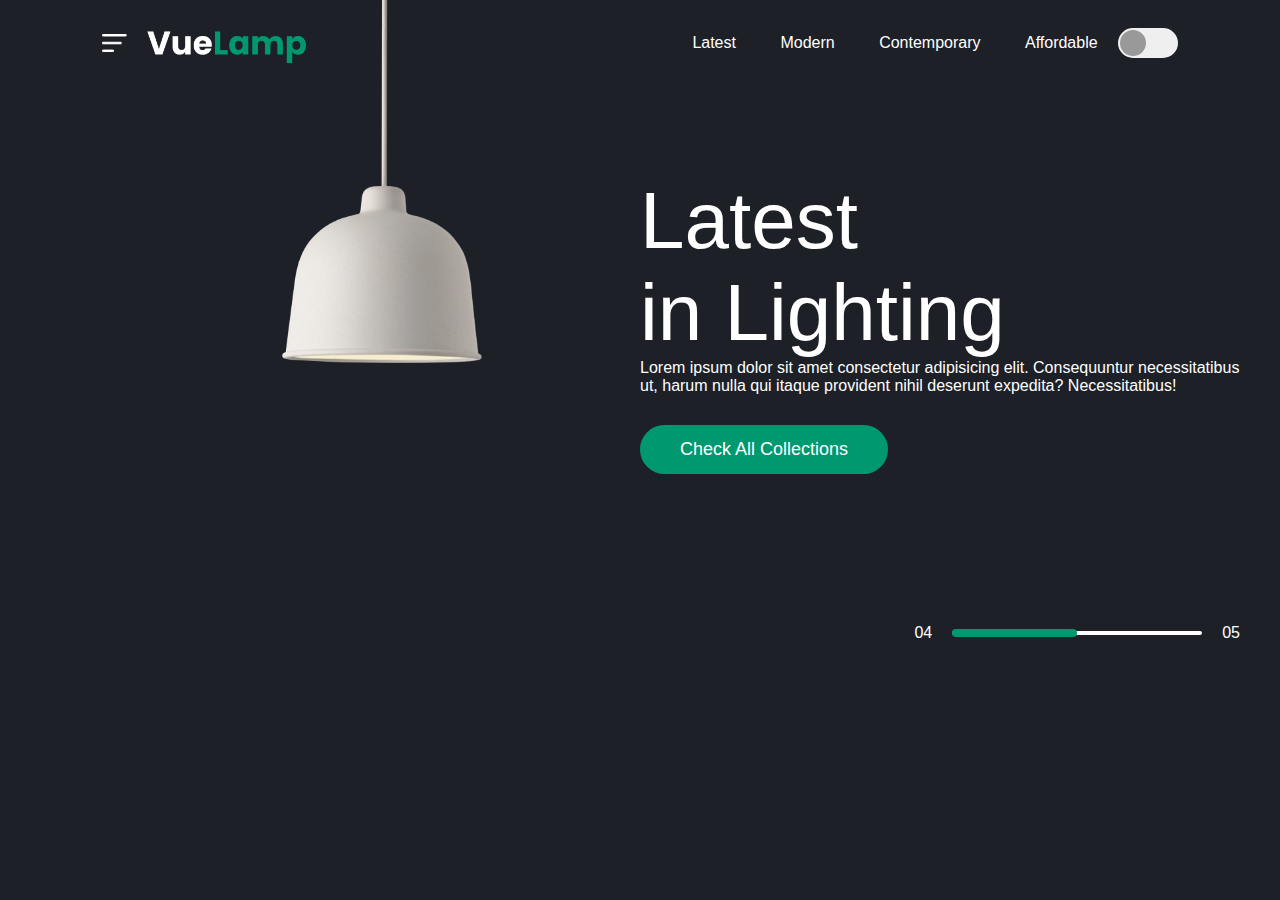
<file: Lamp/index.html>
<!DOCTYPE html>
<html lang="en">
<head>
    <meta charset="UTF-8">
    <meta http-equiv="X-UA-Compatible" content="IE=edge">
    <meta name="viewport" content="width=device-width, initial-scale=1.0">

    <link rel="stylesheet" href="style.css">
    <title>Lamp</title>
</head>
<body>
    
    <div class="hero">
         <nav>
             <img src="images/menu.png" class="menu-img">
             <img src="images/logo.png" class="logo">
             <ul>
                 <li><a href="">Latest</a></li>
                 <li><a href="">Modern</a></li>
                 <li><a href="">Contemporary</a></li>
                 <li><a href="">Affordable</a></li>
             </ul>
             <button type="button" onclick="toggleBtn()" id="btn"><span></span></button>
         </nav>

         <div class="lamp-container">
             <img src="images/lamp.png" class="lamp">
             <img src="images/light.png" class="light" id="light">
         </div>

         <div class="text-container">
             <h1>Latest <br> in Lighting</h1>
             <p>Lorem ipsum dolor sit amet consectetur adipisicing elit. Consequuntur necessitatibus ut, harum nulla qui itaque provident nihil deserunt expedita? Necessitatibus!</p>
             <a href="">Check All Collections</a>
             <div class="control">
                 <span>04</span>
                <div class="line"><span></span></div>
                 <span>05</span>
             </div>
         </div>

    </div>

    <script >
        var btn = document.getElementById("btn");
        var light = document.getElementById("light");

        function toggleBtn(){
            btn.classList.toggle("active");
            light.classList.toggle("on");
        }
    </script>
</body>
</html>
</file>
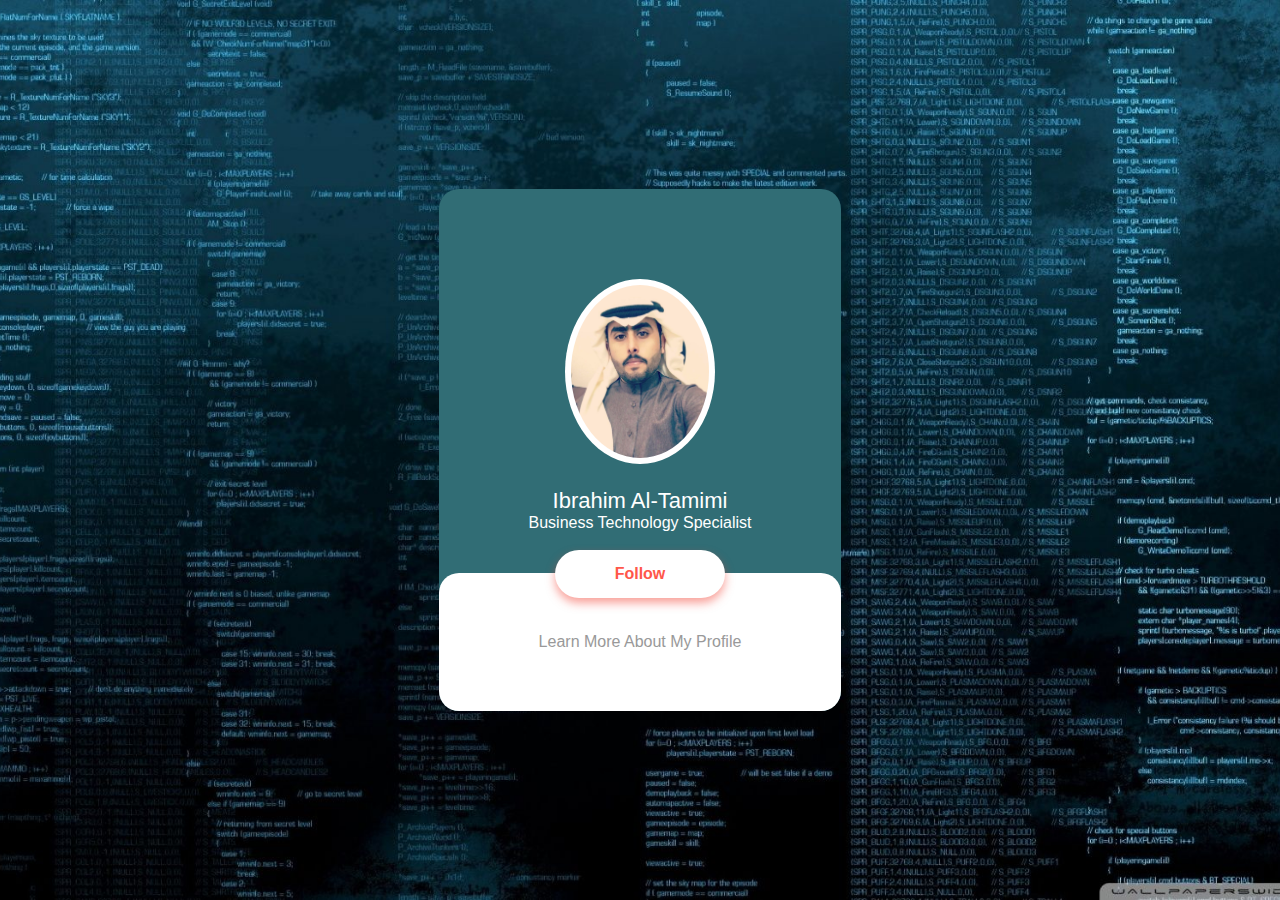
<file: lbrahim/index.html>
<!DOCTYPE html>
<html lang="en">
<head>
    <meta charset="UTF-8">
    <meta http-equiv="X-UA-Compatible" content="IE=edge">
    <meta name="viewport" content="width=device-width, initial-scale=1.0">
    <title>Profile Card</title>
    <link rel="stylesheet" href="style.css">
    <link rel="stylesheet" href="https://pro.fontawesome.com/releases/v5.10.0/css/all.css" integrity="sha384-AYmEC3Yw5cVb3ZcuHtOA93w35dYTsvhLPVnYs9eStHfGJvOvKxVfELGroGkvsg+p" crossorigin="anonymous"/>

</head>
<body>
    <div class="container">
        <div class="profile-box">
            

            <div class="menu-icon">
                <i class="fas fa-bars fa-lg"></i>
            </div>
            <div class="setting-icon"> 
                <i class="far fa-cog fa-lg" ></i>
            </div>
            <img src="images/profile-pic.jpg" class="rofile-pic">
            <h3>Ibrahim Al-Tamimi</h3>
            <p>Business Technology Specialist</p>
            
            <div class="social-media">
                <i class="fab fa-instagram fa-lg"></i>
                <i class="fab fa-linkedin fa-lg"></i>
               <i class="fab fab fa-github fa-lg"></i>

            </div>
            <button type="button">Follow</button>
            <div class="profile-bottom">
                <p class="learn">Learn More About My Profile</p>
               
                <i class="fas fa-arrow-down fa-lg"></i>
            </div>
        </div>
    </div>
</body>
</html>
</file>
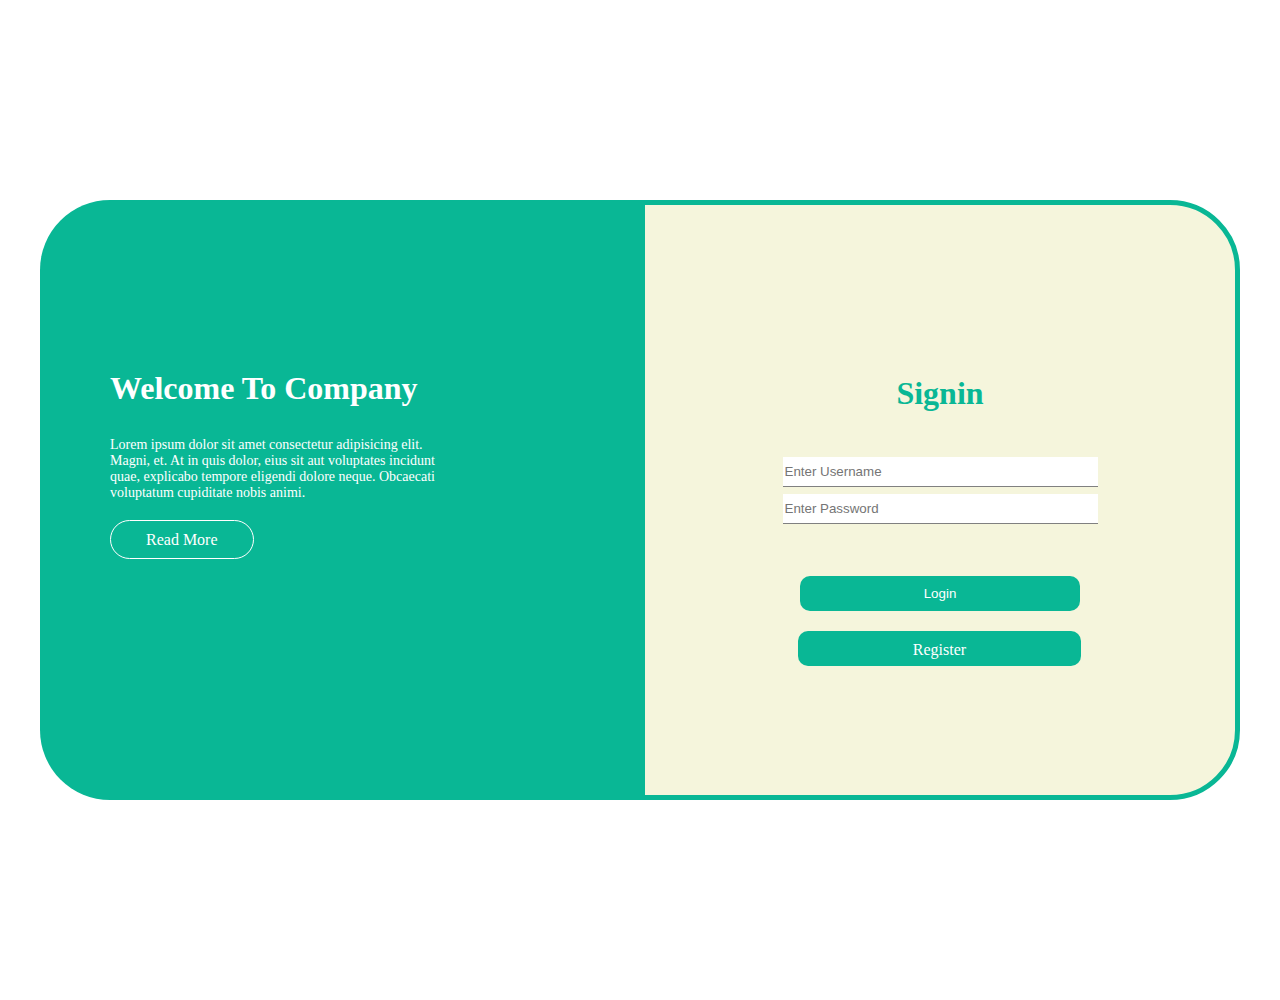
<file: LoginPage/index.html>
<!DOCTYPE html>
<html lang="en">
<head>
    <meta charset="UTF-8">
    <meta http-equiv="X-UA-Compatible" content="IE=edge">
    <meta name="viewport" content="width=device-width, initial-scale=1.0">

    <link rel="stylesheet" href="style.css">

    <title>Login Page</title>
</head>
<body>
    <div class="login">
        <div class="parentdesc">
            <div class="description">
                <h1>Welcome To Company</h1>
                <p>Lorem ipsum dolor sit amet consectetur adipisicing elit. Magni, et. At in quis dolor, eius sit aut voluptates incidunt quae, explicabo tempore eligendi dolore neque. Obcaecati voluptatum cupiditate nobis animi.</p>
                <a href="#">Read More</a>
        </div>
        </div>
        <div class="parentlogin">
            <form>
                <h1>Signin</h1>
                <input type="text" placeholder="Enter Username">
                <input type="password" placeholder="Enter Password">
                <input type="submit" value="Login">
                <a href="register.html">Register</a>
            </form>
        </div>
    </div>
</body>
</html>
</file>
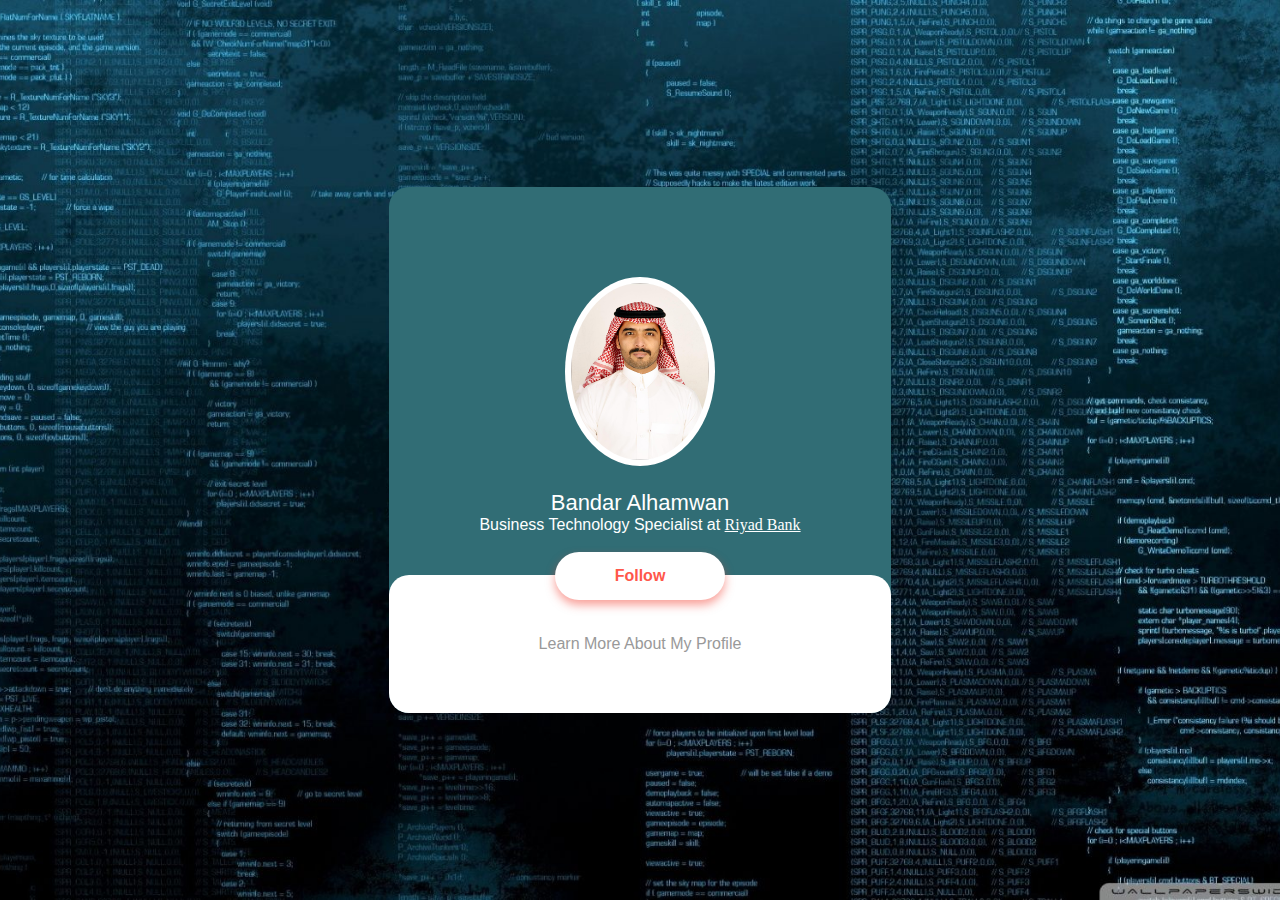
<file: ProfileCard/index.html>
<!DOCTYPE html>
<html lang="en">
<head>
    <meta charset="UTF-8">
    <meta http-equiv="X-UA-Compatible" content="IE=edge">
    <meta name="viewport" content="width=device-width, initial-scale=1.0">
    <title>Profile Card</title>
    <link rel="stylesheet" href="style.css">
    <link rel="stylesheet" href="https://pro.fontawesome.com/releases/v5.10.0/css/all.css" integrity="sha384-AYmEC3Yw5cVb3ZcuHtOA93w35dYTsvhLPVnYs9eStHfGJvOvKxVfELGroGkvsg+p" crossorigin="anonymous"/>

</head>
<body>
    <div class="container">
        <div class="profile-box">
            

            <div class="menu-icon">
                <i class="fas fa-bars fa-lg"></i>
            </div>
            <div class="setting-icon"> 
                <i class="far fa-cog fa-lg" ></i>
            </div>
            <img src="images/profile-pic.jpg" class="rofile-pic">
            <h3>Bandar Alhamwan</h3>
            <p>Business Technology Specialist at <a class="RB" href="https://www.riyadbank.com/en/personal-banking" target="_blank">Riyad Bank</a></p>
            
            <div class="social-media">
                <i class="fab fa-instagram fa-lg"></i>
                <a href="https://www.linkedin.com/in/bandar-alhamwan/" target="_blank"><i class="fab fa-linkedin fa-lg"></i></a>
                <a href="https://github.com/bandarProgramer" target="_blank"><i class="fab fab fa-github fa-lg"></i></a>

            </div>
            <button type="button">Follow</button>
            <div class="profile-bottom">
                <p class="learn">Learn More About My Profile</p>
               
                <i class="fas fa-arrow-down fa-lg"></i>
            </div>
        </div>
    </div>
</body>
</html>
</file>
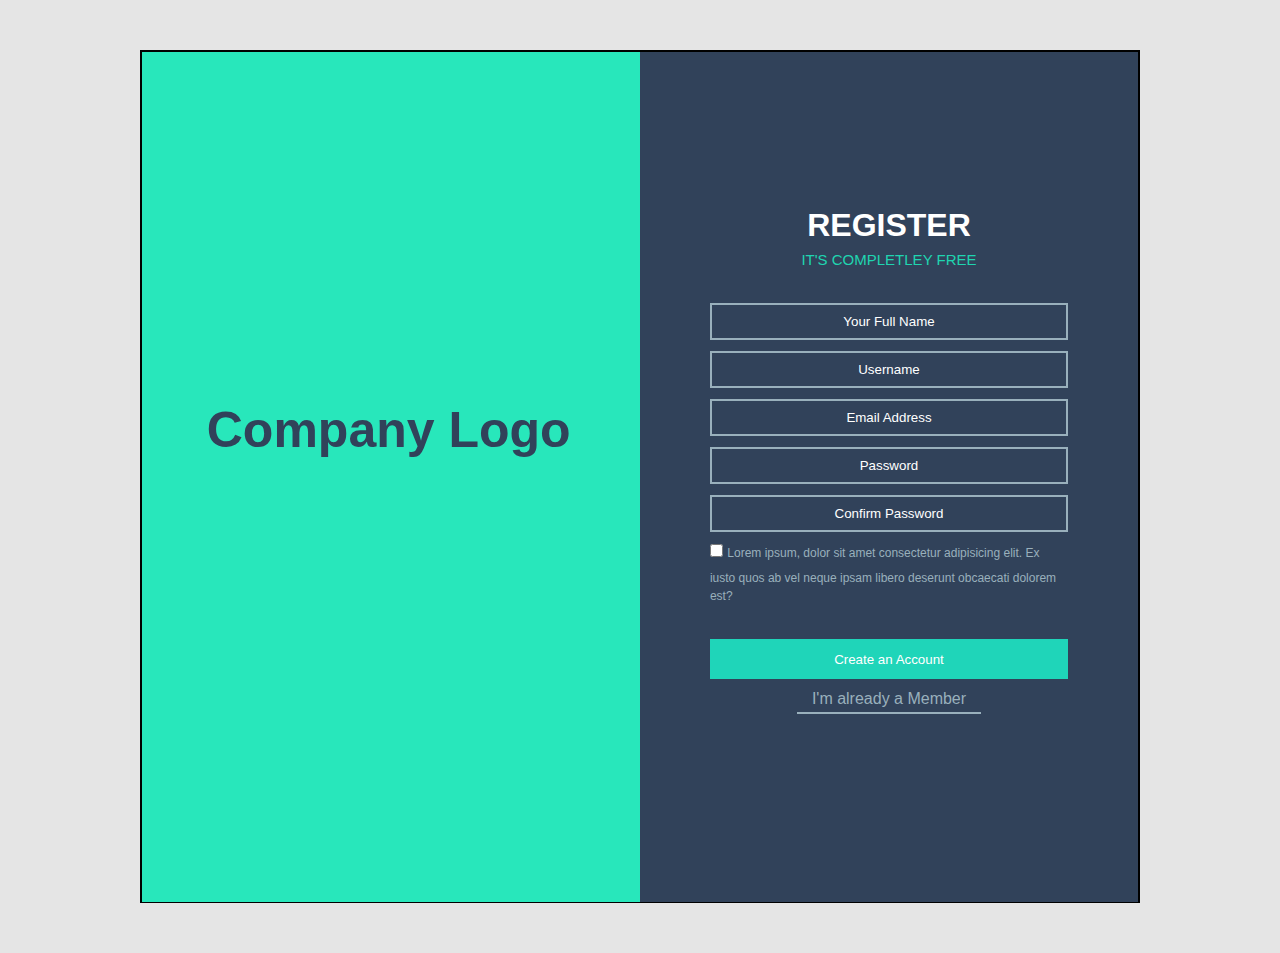
<file: LoginPage/register.html>
<!DOCTYPE html>
<html lang="en">
<head>
    <meta charset="UTF-8">
    <meta http-equiv="X-UA-Compatible" content="IE=edge">
    <meta name="viewport" content="width=device-width, initial-scale=1.0">
    <link rel="stylesheet" href="register.css">

    <title>Register Page</title>
</head>
<body>
    <div class="register">
        <div class="logo">
            <div class="logo_img">
                <div>Company Logo</div>
            </div>
        </div>
        <div class="form">
            <form>
                <h1>REGISTER</h1>
                <p class="free">IT'S COMPLETLEY FREE</p>
                <input type="text" placeholder="Your Full Name">
                <input type="text" placeholder="Username">
                <input type="email" placeholder="Email Address">
                <input type="password" placeholder="Password">
                <input type="password" placeholder="Confirm Password">
                <div class="term">
                    <input type="checkbox">
                    <p>Lorem ipsum, dolor sit amet consectetur adipisicing elit. Ex iusto quos ab vel neque ipsam libero deserunt obcaecati dolorem est?</p>
                </div>
                <input type="submit" value="Create an Account">
                <a href="index.html">I'm already a Member</a>
            </form>
        </div>
    </div>
</body>
</html>
</file>
<file: Lamp/style.css>
*{
    margin: 0;
    padding: 0;
    font-family: 'poppins', sans-serif;
    box-sizing: border-box;
}
.hero{
    background: #1d2027;
    min-height: 100vh;
    width: 100%;
    color: #fff;
    position: relative;
}
nav{
    display: flex;
    align-items: center;
    padding: 20px 8%;
}
nav .menu-img{
    width: 25px;
    margin-right: 20px;
    cursor: pointer;
}
nav .logo{
    width: 160px;
    cursor: pointer;
}
nav ul {
    flex: 1;
    text-align: right;
}
nav ul li{
    display: inline-block;
    list-style: none;
    margin: 0 20px;
}
nav ul li a{
    text-decoration: none;
    color: #fff;
}
button{
    background: #efefef;
    height: 30px;
    width: 60px; 
    border-radius: 20px;
    border: 0;
    outline: 0;
    cursor: pointer;
    transition: background 0.5s;
}
button span{
    display: block;
    background: #999;
    height: 26px;
    width: 26px;
    border-radius: 50%;
    margin-left: 2px;
    transition: background 0.5s, margin-left 0.5s;
}
.lamp-container{
    position: absolute;
    top: -20px;
    left: 22%;
    width: 200px;
}
.lamp{
    width: 100%;
}
.light{
    position: absolute;
    top: 97%;
    left: 50%;
    transform: translateX(-50%);
    width: 700px;
    margin-left: -10px;
    opacity: 0;
    transition: opacity 0.5s;
}
.text-container{
    max-width: 600px;
    margin-top: 7%;
    margin-left: 50%;
}
.text-container h1{
    font-size: 80px;
    font-weight: 400;
}
.text-container a{
    text-decoration: none;
    background: #00986f;
    padding: 14px 40px;
    display: inline-block;
    color: #fff;
    font-size: 18px;
    margin-top: 30px;
    border-radius: 30px;
}
.control{
    display: flex;
    align-items: center;
    justify-content: flex-end;
    margin-top: 150px;
}
.control .line{
    width: 250px;
    height: 4px;
    background: #fff;
    margin: 0 20px;
    border-radius: 2px;
}
.control .line span{
    width: 50%;
    height: 8px;
    margin-top: -2px;
    border-radius: 4px;
    background: #00986f;
    display: block;
}

.active{
    background: green;
}

.active span{
    background: #fff;
    margin-left: 31px;
}

.on{
    opacity: 1;
}
</file>
<file: lbrahim/style.css>
*{
    margin: 0;
    padding: 0;
    box-sizing: border-box;
    font-family: 'poppins', sans-serif;
}

.container{
    width: 100%;
    height: 100vh;
    background-image: url(images/background.jpg);
    background-size: cover;
    background-position: center;
    /* make profile-box in center */
    display: flex;
    align-items: center;
    justify-content: center
}

.profile-box{
    background-color: #316d75;
    text-align: center;
    padding: 50px 90px;
    color: #fff;
    position: relative;
    border-radius: 20px;
}

.menu-icon{
     width: 25px;
     position: absolute;
     left: 40px;
     top: 40px;
}

.setting-icon{
    width: 25px;
    position: absolute;
    right: 40px;
    top: 40px;
}

.rofile-pic{
    width: 150px;
    border-radius: 50%;
    background-color: #fff;
    padding: 6px;
    margin-top: 40px;
}

.profile-bottom{
    background: #fff;
    color: #999;
    padding: 60px 0;
    margin-left: -90px;
    margin-right: -90px;
    margin-bottom: -50px;
    border-radius: 20px;
    margin-top: -10px;
}

.profile-bottom i{
    width: 15px;
    margin-top: 15px;
    cursor: pointer;
}

.profile-box button{
    background: #fff;
    color: #ff574a;
    border: none;
    outline: none;
    box-shadow: 0 5px 10px rgba(244, 67, 54, 0.5);
    padding: 15px 60px;
    cursor: pointer;
    border-radius: 30px;
    margin-bottom: -50px;
    font-weight: 600;
    font-size: 16px;
}

.profile-box h3{
    font-size: 22px;
    margin-top: 20px;
    font-weight: 500;
}

.social-media i{
    width: 20px;
    margin: 30px 15px;
    cursor: pointer;
}

a{
    text-decoration: none;
    color: white;
    font-family: cursive;
}

.RB{
    text-decoration: underline;
}


@media only screen and (max-width: 415px)  {
   
    .container{
        width: 100%;
        height: 100vh;
        background-image: url(images/background.jpg);
        background-size: cover;
        background-position: center;
        /* make profile-box in center */
        display: flex;
        align-items: center;
        justify-content: center
    }
    
    .profile-box{
        width: 80%;
        background-color: #316d75;
        text-align: center;
        padding: 20px 40px;
        color: #fff;
        position: relative;
        border-radius: 20px;
    }
    
    .menu-icon{
         width: 15px;
         position: absolute;
         left: 20px;
         top: 20px;
    }
    
    .setting-icon{
        width: 25px;
        position: absolute;
        right: 20px;
        top: 20px;
    }
    
    .rofile-pic{
        width: 100px;
        border-radius: 50%;
        background-color: #fff;
        padding: 6px;
        margin-top: 20px;
    }
    
    .profile-bottom{
        background: #fff;
        color: #999;
        padding: 30px 0;
        margin-left: -40px;
        margin-right: -40px;
        margin-bottom: -20px;
        border-radius: 20px;
        margin-top: -5px;
    }
    
    .profile-bottom img{
        width: 15px;
        margin-top: 15px;
        cursor: pointer;
    }
    
    .profile-box button{
        background: #fff;
        color: #ff574a;
        border: none;
        outline: none;
        box-shadow: 0 5px 10px rgba(244, 67, 54, 0.5);
        padding: 15px 60px;
        cursor: pointer;
        border-radius: 30px;
        margin-bottom: -30px;
        font-weight: 600;
        font-size: 16px;
    }
    .profile-box p{
        margin-top: 15px;
    }
    
    .profile-box h3{
        font-size: 22px;
        margin-top: 20px;
        font-weight: 500;
    }

    .profile-box p{
        font-size: 10px;
        margin-top: -1px;
    }

    .profile-box .learn{
        font-size: 10px;
        margin-top: 15px;
    }
    
    
    .social-media i{
        width: 20px;
        margin: 15px 8px;
        cursor: pointer;
    }
    
    a{
        text-decoration: none;
        color: white;
        font-family: cursive;
    }

    .RB{
        text-decoration: underline;
    }
}
</file>
<file: LoginPage/style.css>
*{
    padding: 0;
    margin: 0;
    box-sizing: border-box;
}

.login{
    width: 1200px;
    height: 600px;
    margin: 200px auto;
    border-radius: 10px solid #09b795
}

.parentdesc,.parentlogin{
    width: 50%;
    height: 600px;
    position: relative;
    float: left;
}

.parentdesc{
    background-color: #09b795;
    border-bottom-left-radius: 70px;
    border-top-left-radius: 70px;
    color: white;
}
.parentlogin{
    background-color: beige;
    border-bottom-right-radius: 70px;
    border-top-right-radius: 70px;
    border: 5px solid #09b795;
}

.description{
    width: 350px;
    height: 260px;
    margin-top: 300px;
    position: absolute;
    top: -130px;
    margin-left: 70px;
}

.description h1 {
    margin-bottom: 30px;
}

.description p {
    margin-bottom: 30px;
    font-size: 14px;
}

.description a {
    text-decoration: none;
    color: white;
    padding: 10px 35px;
    border: solid 1px white;
    border-radius: 22px;
}

form{
    width: 350px;
    height: 280px;
    text-align: center;
    position: absolute;
    margin: 50%;
    top: -125px;
    left: -175px;
}
form h1 {
    margin-bottom: 45px;
    color: #09b795;
}

input[type=text],input[type=password]{
    width: 90%;
    padding: 7px 2px;
    margin-bottom: 7px;
    border: none;
    border-bottom: 1px solid gray;
}

input[type=submit]{
    width: 80%;
    height: 35px;
    background-color: #09b795;
    border: none;
    margin-top: 45px;
    color: white;
    font-weight: 500;
    border-radius: 10px;
}
form a{
    height: 35px;
    display: block;
    margin-top: 20px;
    background-color: #09b795;
    border-radius: 10px;
    padding-top: 10px;
    text-decoration: none;
    color: white;
    width: 283px;
    margin-left: 33px;
}
</file>
<file: ProfileCard/style.css>
*{
    margin: 0;
    padding: 0;
    box-sizing: border-box;
    font-family: 'poppins', sans-serif;
}

.container{
    width: 100%;
    height: 100vh;
    background-image: url(images/background.jpg);
    background-size: cover;
    background-position: center;
    /* make profile-box in center */
    display: flex;
    align-items: center;
    justify-content: center
}

.profile-box{
    background-color: #316d75;
    text-align: center;
    padding: 50px 90px;
    color: #fff;
    position: relative;
    border-radius: 20px;
}

.menu-icon{
     width: 25px;
     position: absolute;
     left: 40px;
     top: 40px;
}

.setting-icon{
    width: 25px;
    position: absolute;
    right: 40px;
    top: 40px;
}

.rofile-pic{
    width: 150px;
    border-radius: 50%;
    background-color: #fff;
    padding: 6px;
    margin-top: 40px;
}

.profile-bottom{
    background: #fff;
    color: #999;
    padding: 60px 0;
    margin-left: -90px;
    margin-right: -90px;
    margin-bottom: -50px;
    border-radius: 20px;
    margin-top: -10px;
}

.profile-bottom i{
    width: 15px;
    margin-top: 15px;
    cursor: pointer;
}

.profile-box button{
    background: #fff;
    color: #ff574a;
    border: none;
    outline: none;
    box-shadow: 0 5px 10px rgba(244, 67, 54, 0.5);
    padding: 15px 60px;
    cursor: pointer;
    border-radius: 30px;
    margin-bottom: -50px;
    font-weight: 600;
    font-size: 16px;
}

.profile-box h3{
    font-size: 22px;
    margin-top: 20px;
    font-weight: 500;
}

.social-media i{
    width: 20px;
    margin: 30px 15px;
    cursor: pointer;
}

a{
    text-decoration: none;
    color: white;
    font-family: cursive;
}

.RB{
    text-decoration: underline;
}


@media only screen and (max-width: 415px)  {
   
    .container{
        width: 100%;
        height: 100vh;
        background-image: url(images/background.jpg);
        background-size: cover;
        background-position: center;
        /* make profile-box in center */
        display: flex;
        align-items: center;
        justify-content: center
    }
    
    .profile-box{
        width: 80%;
        background-color: #316d75;
        text-align: center;
        padding: 20px 40px;
        color: #fff;
        position: relative;
        border-radius: 20px;
    }
    
    .menu-icon{
         width: 15px;
         position: absolute;
         left: 20px;
         top: 20px;
    }
    
    .setting-icon{
        width: 25px;
        position: absolute;
        right: 20px;
        top: 20px;
    }
    
    .rofile-pic{
        width: 100px;
        border-radius: 50%;
        background-color: #fff;
        padding: 6px;
        margin-top: 20px;
    }
    
    .profile-bottom{
        background: #fff;
        color: #999;
        padding: 30px 0;
        margin-left: -40px;
        margin-right: -40px;
        margin-bottom: -20px;
        border-radius: 20px;
        margin-top: -5px;
    }
    
    .profile-bottom img{
        width: 15px;
        margin-top: 15px;
        cursor: pointer;
    }
    
    .profile-box button{
        background: #fff;
        color: #ff574a;
        border: none;
        outline: none;
        box-shadow: 0 5px 10px rgba(244, 67, 54, 0.5);
        padding: 15px 60px;
        cursor: pointer;
        border-radius: 30px;
        margin-bottom: -30px;
        font-weight: 600;
        font-size: 16px;
    }
    .profile-box p{
        margin-top: 15px;
    }
    
    .profile-box h3{
        font-size: 22px;
        margin-top: 20px;
        font-weight: 500;
    }

    .profile-box p{
        font-size: 10px;
        margin-top: -1px;
    }

    .profile-box .learn{
        font-size: 10px;
        margin-top: 15px;
    }
    
    
    .social-media i{
        width: 20px;
        margin: 15px 8px;
        cursor: pointer;
    }
    
    a{
        text-decoration: none;
        color: white;
        font-family: cursive;
    }

    .RB{
        text-decoration: underline;
    }
}
</file>
<file: LoginPage/register.css>
::-webkit-input-placeholder {
    text-align: center;
    color: white;
 }
 :-moz-placeholder { /* Firefox 18- */
    text-align: center;  
 }
 ::-moz-placeholder {  /* Firefox 19+ */
    text-align: center;  
    color: white;
 }
 :-ms-input-placeholder {  
    text-align: center; 
 }

*{
    padding: 0;
    margin: 0;
    box-sizing: border-box;
}

body{
    background-color: #e5e5e5;
    font-family: 'Roboto', sans-serif;
}
.register{
    width: 1000px;
    height: 853px;
    background-color: white;
    border: 2px solid black;
    margin: 50px auto;
}
.logo{
    width: 50%;
    height: 850px;
    background-color: #28e7bb;
    position: relative;
    float: left;
}
.form{
    width: 50%;
    height: 850px;
    background-color: #31425a;
    float: left;
    position: relative;
}
form{
    width: 90%;
    height: 600px;
    padding: 0px 45px;
    position: absolute;
    top: 125px;
    left: 5%;
    text-align: center;

}
form h1{
    margin-top: 30px;
    margin-bottom: 7px;
    color: white;
}
form .free{
    margin-bottom: 35px;
    font-size: 15px;
    color: #1fd5b0;
}
input{
    width: 100%;
    padding: 9px 3px;
    margin-bottom: 11px;
    border: 2px solid #99b0bc;
    font-family: 'Roboto', sans-serif;
    background-color: transparent;
    color: #99b0bc;
}
.term{
    text-align: left;
}
.term input{
    width: auto;
}
.term p{
    display: inline;
    color: #99b0bc;
    font-size: 12px;
}
input[type=submit]{
    background-color: #1fd5b9;
    color: white;
    border: none;
    height: 40px;
    margin-top: 35px;
}

form a{
    text-decoration: none;
    padding: 5px 15px;
    border-bottom: solid 2px #99b0bc;
    color: #99b0bc;
}

.logo_img div{
font-weight: bold;
font-size: 50px;
color: #31425a;
margin-top: 70%;
margin-left: 13%;
}
</file>
